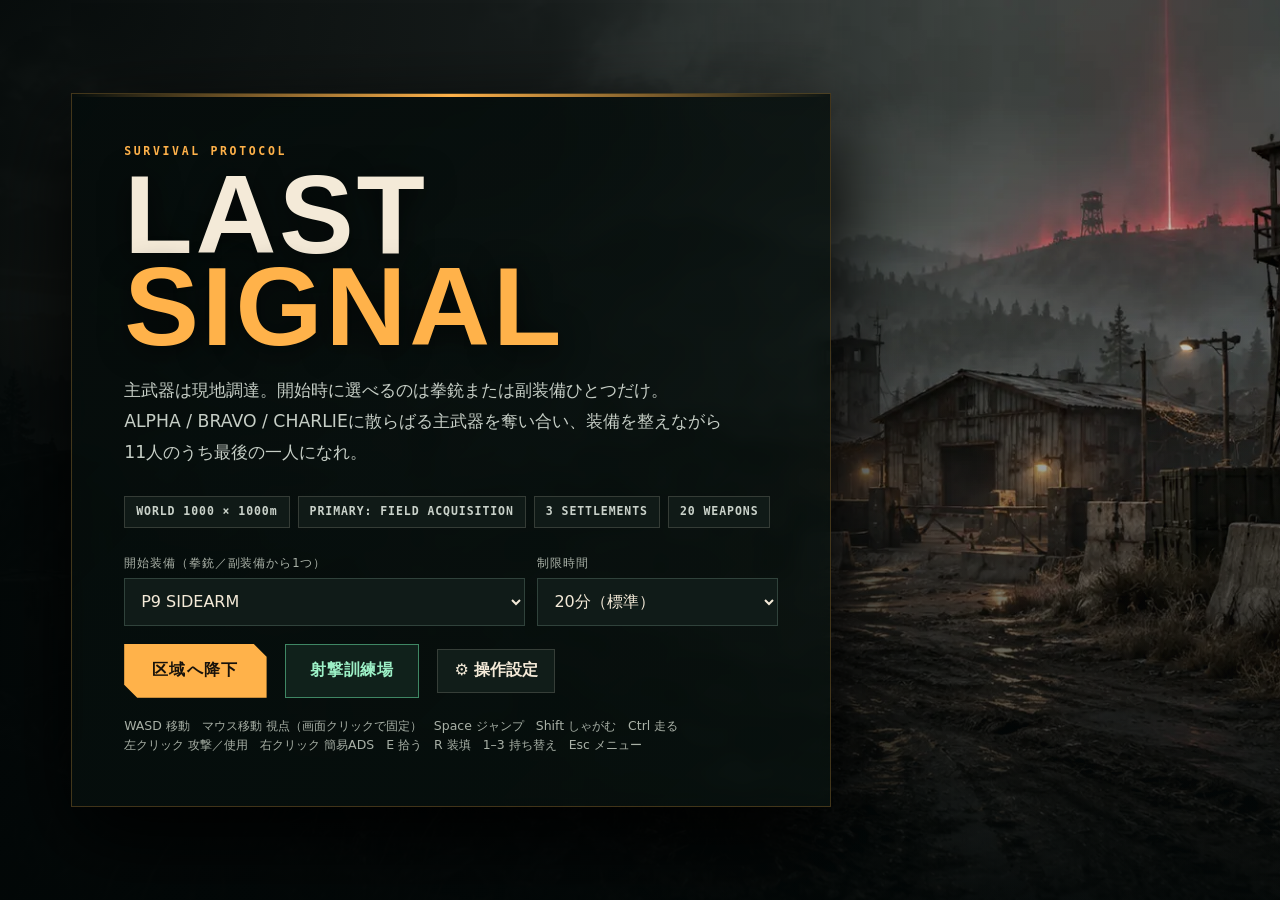
<file: index.html>
<!doctype html>
<html lang="ja">
<head>
<meta charset="utf-8">
<meta name="viewport" content="width=device-width,initial-scale=1,maximum-scale=1,user-scalable=no,viewport-fit=cover">
<meta name="theme-color" content="#0a100f">
<meta name="description" content="1000m四方の戦場で最後の一人を目指す、一人称視点サバイバルシューティング">
<title>LAST SIGNAL — COMPLETE EDITION</title>
<link rel="icon" type="image/svg+xml" href="data:image/svg+xml,%3Csvg xmlns='http://www.w3.org/2000/svg' viewBox='0 0 64 64'%3E%3Crect width='64' height='64' rx='12' fill='%230a100f'/%3E%3Ccircle cx='32' cy='32' r='17' fill='none' stroke='%23ffb24a' stroke-width='4'/%3E%3Cpath d='M32 8v16M32 40v16M8 32h16M40 32h16' stroke='%23f4ead8' stroke-width='4'/%3E%3Ccircle cx='32' cy='32' r='4' fill='%23ff5a47'/%3E%3C/svg%3E">
<link rel="stylesheet" href="source/styles/game.css">
</head>
<body>
<div id="bootSplash"><div class="bootMark">LAST <span>SIGNAL</span></div><div class="bootLine"><i></i></div><div class="bootCopy">TACTICAL SYSTEMS ONLINE</div></div>
<canvas id="game" class="screen" aria-label="3Dゲーム画面"></canvas><div id="vignette"></div>
<section id="start" class="overlay">
  <div class="menu">
    <div class="eyebrow">SURVIVAL PROTOCOL</div>
    <h1 class="title">LAST <span>SIGNAL</span></h1>
    <p class="lead">主武器は現地調達。開始時に選べるのは拳銃または副装備ひとつだけ。ALPHA / BRAVO / CHARLIEに散らばる主武器を奪い合い、装備を整えながら11人のうち最後の一人になれ。</p>
    <div class="specs"><div class="spec">WORLD 1000 × 1000m</div><div class="spec">PRIMARY: FIELD ACQUISITION</div><div class="spec">3 SETTLEMENTS</div><div class="spec">20 WEAPONS</div></div>
    <div class="loadout">
      <div class="field"><label for="sidearmSelect">開始装備（拳銃／副装備から1つ）</label><select id="sidearmSelect"></select></div>
      <div class="field"><label for="durationSelect">制限時間</label><select id="durationSelect"><option value="1200">20分（標準）</option><option value="900">15分</option><option value="600">10分</option><option value="180">3分（短期戦）</option></select></div>
    </div>
    <div class="startRow"><button id="startBtn" class="primary">区域へ降下</button><button id="trainingBtn" class="rangeBtn">射撃訓練場</button><button id="openSettingsStart" class="inputSettingsBtn">⚙ 操作設定</button><div class="controlsNote desktopOnly">WASD 移動　マウス移動 視点（画面クリックで固定）　Space ジャンプ　Shift しゃがむ　Ctrl 走る<br>左クリック 攻撃／使用　右クリック 簡易ADS　E 拾う　R 装填　1–3 持ち替え　Esc メニュー</div></div>
    
  </div>
</section>
<main id="hud" class="hidden" aria-live="polite">
  <canvas id="orientationHud" aria-hidden="true"></canvas>
  <div id="pickupSprites" aria-hidden="true"></div>
  <div id="viewWeapon" aria-hidden="true"><img id="viewWeaponImage" class="viewWeaponImage" alt=""><img id="viewWeaponImageAds" class="viewWeaponImage" alt=""></div>
  <div class="topbar"><div class="cluster"><div class="hudbox"><div class="hudlabel">TIME</div><div id="time" class="hudvalue">20:00</div></div><div class="hudbox"><div class="hudlabel">SURVIVORS</div><div id="alive" class="hudvalue">11</div></div></div><div id="signalBox" class="hudbox"><div class="hudlabel">SIGNAL</div><div id="signal" class="hudvalue">HIDDEN</div></div></div>
  <div id="minimapWrap"><canvas id="minimap" width="300" height="300"></canvas><div class="mapLabel">TACTICAL MAP</div><div id="mapCoords" class="mapCoords">X +000 · Z +000</div></div>
  <div id="feed"></div><div id="crosshair"></div><div id="prompt" class="hidden"></div><div id="borderWarning" class="hidden">WORLD BORDER</div>
  <div id="weaponHud"><div id="weaponName" class="weaponName"></div><div id="ammo" class="ammo"></div><div class="reloadbar"><i id="reloadFill"></i></div></div>
  <div id="health"><div class="healthText"><span>VITAL</span><span id="hpText">100</span></div><div class="healthRail"><div id="hpFill" class="healthFill"></div></div></div>
  <aside id="trainingPanel" class="trainingPanel hidden">
    <div class="trainingEyebrow">RANGE CONTROL</div>
    <select id="trainingWeaponSelect" aria-label="訓練用武器"></select>
    <div class="trainingButtons"><button id="trainingPrev" type="button">◀</button><button id="trainingNext" type="button">▶</button><button id="trainingReset" type="button">標的リセット</button></div>
    <div id="trainingStats" class="trainingStats">SHOTS 0 · HITS 0 · DOWN 0</div>
    <div id="trainingWeaponInfo" class="trainingWeaponInfo"></div>
    <div class="trainingHint desktopOnly">[ / ] 武器切替　T 標的リセット</div>
  </aside>
</main>
<div id="gunshotEdgeLeft" class="gunshotEdge" aria-hidden="true"></div><div id="gunshotEdgeRight" class="gunshotEdge" aria-hidden="true"></div>
<div id="damageFlash"></div><div id="muzzle"></div><div id="scopeOverlay" class="hidden"><div class="scopeRing"></div></div>
<section id="arsenal" class="overlay hidden"><div class="panel"><div class="panelHead"><h2>武器データ / フィールドで入手</h2><button id="closeArsenal" class="closeBtn">閉じる [Tab]</button></div><div id="weaponGrid" class="weaponGrid"></div></div></section>
<section id="pause" class="overlay hidden"><div class="menu"><div class="eyebrow">TACTICAL PAUSE</div><h2 class="title">PAUSE</h2><div class="keyGuide desktopOnly"><span><b>W A S D</b>移動</span><span><b>マウス</b>視点移動</span><span><b>SPACE</b>ジャンプ</span><span><b>SHIFT</b>しゃがむ</span><span><b>CTRL</b>走る</span><span><b>左クリック</b>攻撃／使用</span><span><b>右クリック</b>簡易ADS</span><span><b>E / R</b>拾う／装填</span><span><b>1–3 / ホイール</b>持ち替え</span><span><b>ESC</b>メニュー</span></div><div class="pauseActions"><button id="resumeBtn" class="primary">戦闘へ戻る</button><button id="openSettingsPause" class="inputSettingsBtn">⚙ 操作設定</button><button id="retireBtn" class="dangerBtn">リタイア</button></div></div></section>
<section id="settings" class="overlay hidden"><div class="panel"><div class="panelHead"><h2>操作設定 / INPUT LAB</h2><button id="closeSettings" class="closeBtn">閉じる</button></div><div class="settingsGrid">
<div class="settingsField"><label for="lookModeSelect">視点入力方式</label><select id="lookModeSelect"><option value="auto">自動判定</option><option value="pointerlock">PCマウス / Pointer Lock</option><option value="pointerevents">Android外付けマウス / Pointer Events</option><option value="touch">タッチ操作</option></select><div id="resolvedModeText" class="settingsHint"></div></div>
<div class="settingsField"><label for="touchUiSelect">タッチ操作UI</label><select id="touchUiSelect"><option value="auto">自動</option><option value="show">常に表示</option><option value="hide">非表示</option></select><div class="settingsHint">タッチ対応端末でも、外付けマウス中心なら非表示にできます。</div></div>
<div class="settingsField"><label>タッチADS追尾補助</label><div class="settingsCheck"><input id="touchAdsTracking" type="checkbox"><label for="touchAdsTracking">ADS中にクロスヘア付近の敵を追尾する</label></div><div class="settingsHint">タッチ操作限定。試合中に一度でもマウス／キーボード入力を検出すると、その試合終了まで自動で無効になります。</div></div>
<div class="settingsField"><label for="sensX">左右感度 <span id="sensXValue" class="rangeValue"></span></label><input id="sensX" type="range" min="40" max="220" step="5"></div>
<div class="settingsField"><label for="sensY">上下感度 <span id="sensYValue" class="rangeValue"></span></label><input id="sensY" type="range" min="40" max="220" step="5"></div>
<div class="settingsField"><label>Androidマウス：端旋回</label><div class="settingsCheck"><input id="edgeAssist" type="checkbox"><label for="edgeAssist">左右端で旋回を継続する</label></div><div class="settingsHint">Pointer Events使用時のみ有効。カーソルが画面端に届いても、その方向へ旋回を続けます。</div></div>
<div class="settingsField"><label for="edgeStart">端旋回の開始位置 <span id="edgeStartValue" class="rangeValue"></span></label><input id="edgeStart" type="range" min="80" max="97" step="1"><div class="settingsHint">値が大きいほど、画面の端ぎりぎりでだけ作動します。</div></div>
<div class="settingsField"><label for="edgeSpeed">端旋回速度 <span id="edgeSpeedValue" class="rangeValue"></span></label><input id="edgeSpeed" type="range" min="50" max="180" step="5"></div>
<div class="settingsField"><label>上下反転</label><div class="settingsCheck"><input id="invertY" type="checkbox"><label for="invertY">Y軸を反転する</label></div></div>
<div class="settingsField"><label>フルスクリーン</label><div class="settingsCheck"><input id="fullscreenEnabled" type="checkbox"><label for="fullscreenEnabled">ゲーム開始時に要求する</label></div></div>
</div>
<div class="inputTest"><div class="eyebrow">LIVE INPUT TEST</div><div class="inputTestGrid"><div class="testCell"><b>DEVICE</b><span id="testDevice">-</span></div><div class="testCell"><b>EVENT</b><span id="testEvent">-</span></div><div class="testCell"><b>LOCK</b><span id="testLock">OFF</span></div><div class="testCell"><b>ΔX</b><span id="testDX">0</span></div><div class="testCell"><b>ΔY</b><span id="testDY">0</span></div><div class="testCell"><b>MODE</b><span id="testMode">AUTO</span></div><div class="testCell"><b>EDGE</b><span id="testEdge">OFF</span></div></div><div class="settingsHint">ここでマウスを左右・上下に動かしてください。Android外付けマウスでは DEVICE が mouse、ΔX / ΔY が変化すれば入力を拾えています。</div></div>
<div class="settingsActions"><button id="saveSettings" class="primary">設定を保存</button><button id="resetSettings" class="closeBtn">初期値へ戻す</button></div><div id="settingsStatus" class="settingsStatus"></div></div></section>
<section id="developerLab" class="overlay hidden" aria-label="開発者モード"><div class="panel developerPanel"><div class="panelHead"><h2>DEVELOPER LAB / 開発者モード</h2><button id="closeDeveloperLab" type="button" class="closeBtn">タイトルへ戻る</button></div><div class="eyebrow">MATCH RESEARCH</div><p class="devNotice">この画面はタイトルからのみ開けます。AI連続試合ではプレイヤーが開始直後に退場し、AIのみの試合と学習を指定回数実行します。</p><div class="batchLabInner"><label for="batchMatchCount">AI連続試合数（1〜200）</label><div class="batchLabActions"><input id="batchMatchCount" type="number" min="1" max="200" step="1" value="20" inputmode="numeric"><button id="batchStartBtn" type="button" class="rangeBtn">AI連続試合を開始</button></div><div id="batchHint" class="settingsHint">実行中は試合ごとに学習結果が保存されます。途中停止は現在の試合終了後に反映されます。</div></div></div></section>
<section id="resolution" class="overlay hidden" aria-live="polite"><div class="menu" style="max-width:420px"><div class="eyebrow">LAST SIGNAL</div><h2 class="title" style="font-size:clamp(22px,4vw,34px)">区域内で戦闘継続中</h2><p style="font-size:13px;opacity:.8">区域内に残った生存者が戦闘を続けている。</p><div style="height:9px;border-radius:8px;background:#34434a;overflow:hidden;margin:18px 0 9px"><div id="resolutionProgress" style="height:100%;width:0%;background:#83bcb0;transition:width .1s linear"></div></div><div id="resolutionLabel" style="font-size:13px">0%</div><div id="batchProgressText" class="batchProgressText hidden"></div><button id="batchStopBtn" type="button" class="closeBtn hidden" style="margin-top:16px">今回の試合後に停止</button></div></section>
<section id="result" class="overlay hidden"><div class="menu"><div id="resultEyebrow" class="eyebrow"></div><h2 id="resultTitle" class="title"></h2><div id="resultRank" class="resultRank"></div><div id="resultSub" class="resultSub"></div><button id="restartBtn" class="primary">もう一度</button></div></section>
<dialog id="missionTransition" aria-labelledby="missionTransitionTitle">
  <div class="eyebrow">LAST SIGNAL</div>
  <h2 id="missionTransitionTitle"></h2>
  <progress aria-labelledby="missionTransitionTitle"></progress>
</dialog>
<div id="mobileControls"><div id="stick" class="stickZone"><div id="knob" class="stickKnob"></div></div><button id="touchFire" class="touchBtn fireBtn">USE</button><button id="touchJump" class="touchBtn jumpBtn">JUMP</button><button id="touchCrouch" class="touchBtn crouchBtn" type="button" aria-label="しゃがむ／立つ" aria-pressed="false">CROUCH</button><button id="touchReload" class="touchBtn reloadBtn">RELOAD</button><button id="touchSwap" class="touchBtn swapBtn">SWAP</button><button id="touchScope" class="touchBtn scopeBtn">AIM</button><button id="touchAssistToggle" class="touchBtn assistToggleBtn" type="button" aria-label="ADS照準補助を一時解除" aria-pressed="false">補助 OFF</button><button id="touchAction" class="touchBtn actionBtn">ACTION</button><button id="touchMenu" class="touchBtn menuBtn">MENU</button></div>
<script src="source/scripts/config.js"></script>
<script src="source/scripts/data.js"></script>
<script src="source/scripts/audio.js"></script>
<script src="source/scripts/movement-audit.js"></script>
<script src="source/scripts/learning.js"></script>
<script src="source/scripts/shared-learning.js"></script>
<script src="source/scripts/game.js"></script>
</body></html>
</file>
<file: source/styles/game.css>
:root{--ink:#f4ead8;--muted:#a9b1a7;--amber:#ffb24a;--red:#ff5a47;--green:#61d19a;--panel:rgba(8,15,14,.86);--line:rgba(244,234,216,.16)}
*{box-sizing:border-box}html,body{margin:0;width:100%;height:100%;overflow:hidden;background:#07100f;color:var(--ink);font-family:system-ui,-apple-system,"Noto Sans JP",sans-serif;touch-action:none;-webkit-user-select:none;user-select:none}
button,select,input{font:inherit}button{color:inherit}.screen{position:fixed;inset:0}
#game{width:100%;height:100%;display:block;background:linear-gradient(#71817a 0 52%,#34413b 52%);cursor:none;z-index:0}#orientationHud{position:absolute;inset:0;width:100%;height:100%;pointer-events:none;z-index:0}
#vignette{position:fixed;inset:0;z-index:3;pointer-events:none;background:radial-gradient(circle,transparent 48%,rgba(0,0,0,.55) 110%)}
.overlay{position:fixed;inset:0;z-index:20;display:grid;place-items:center;padding:20px;background:radial-gradient(circle at 50% 35%,rgba(41,63,55,.82),rgba(4,9,9,.97) 72%);overflow:auto}
.hidden{display:none!important}.menu{width:min(920px,100%);border:1px solid var(--line);background:rgba(7,14,13,.88);box-shadow:0 30px 80px #000;padding:clamp(22px,5vw,52px);position:relative;overflow:hidden}
.menu:before{content:"";position:absolute;inset:0 0 auto;height:3px;background:linear-gradient(90deg,transparent,var(--amber),transparent)}
.eyebrow{font:700 .72rem/1 monospace;letter-spacing:.23em;color:var(--amber);margin-bottom:12px}.title{font:900 clamp(2.9rem,10vw,7rem)/.82 Impact,Haettenschweiler,"Arial Narrow Bold",sans-serif;letter-spacing:.025em;margin:0}.title span{color:var(--amber)}
.lead{max-width:600px;color:#c6cec6;font-size:clamp(.92rem,2.3vw,1.08rem);line-height:1.8;margin:22px 0 28px}
.specs{display:flex;flex-wrap:wrap;gap:8px;margin-bottom:28px}.spec{font:700 .72rem/1 monospace;letter-spacing:.08em;border:1px solid var(--line);padding:9px 11px;color:#cad2ca;background:#101a17}
.loadout{display:grid;grid-template-columns:1.25fr .75fr;gap:12px;margin-bottom:18px}.field label{display:block;font-size:.72rem;color:var(--muted);margin:0 0 7px;letter-spacing:.08em}.field select{width:100%;height:48px;color:var(--ink);background:#101b18;border:1px solid #30423b;border-radius:0;padding:0 12px;outline:none}.field select:focus{border-color:var(--amber)}
.startRow{display:flex;align-items:center;gap:18px;flex-wrap:wrap}.primary{height:54px;border:0;background:var(--amber);color:#17120b;font-weight:900;padding:0 28px;letter-spacing:.08em;cursor:pointer}.primary:active{transform:translateY(1px)}.controlsNote{font-size:.78rem;color:var(--muted);line-height:1.55}
#hud{position:fixed;inset:0;z-index:5;pointer-events:none;padding:calc(env(safe-area-inset-top) + 12px) calc(env(safe-area-inset-right) + 14px) calc(env(safe-area-inset-bottom) + 14px) calc(env(safe-area-inset-left) + 14px)}
.topbar{display:flex;justify-content:space-between;align-items:flex-start}.cluster{display:flex;gap:8px}.hudbox{background:var(--panel);border-top:2px solid var(--amber);padding:8px 12px;min-width:88px;box-shadow:0 8px 24px rgba(0,0,0,.25)}.hudlabel{font:700 .62rem/1 monospace;letter-spacing:.12em;color:var(--muted);margin-bottom:4px}.hudvalue{font:800 1.15rem/1.1 monospace}.danger{color:var(--red)!important}.signal{color:var(--amber)!important}
#minimapWrap{position:absolute;right:calc(env(safe-area-inset-right) + 14px);top:calc(env(safe-area-inset-top) + 86px);width:min(164px,35vw);aspect-ratio:1;border:1px solid var(--line);background:rgba(5,10,10,.8);padding:5px;overflow:hidden}#minimap{display:block;width:100%;height:100%}.mapLabel{position:absolute;left:9px;top:8px;font:700 .55rem monospace;color:#cbd4cc;letter-spacing:.1em}.mapCoords{position:absolute;left:8px;right:8px;bottom:7px;padding:3px 2px;background:rgba(4,9,8,.72);font:700 .48rem/1 monospace;color:#ffcf89;text-align:center;white-space:nowrap}
#weaponHud{position:absolute;left:50%;bottom:calc(env(safe-area-inset-bottom) + 16px);transform:translateX(-50%);text-align:center;min-width:280px}.weaponName{font:800 .88rem/1 monospace;letter-spacing:.1em;text-shadow:0 2px 6px #000}.ammo{font:900 clamp(1.5rem,5vw,2.5rem)/1 monospace;margin-top:5px;text-shadow:0 3px 8px #000}.ammo small{font-size:.48em;color:var(--muted)}.reloadbar{height:3px;background:rgba(255,255,255,.15);margin:7px auto 0;width:190px}.reloadbar i{display:block;height:100%;width:0;background:var(--amber)}
#health{position:absolute;left:calc(env(safe-area-inset-left) + 14px);bottom:calc(env(safe-area-inset-bottom) + 17px);width:min(260px,38vw)}.healthText{display:flex;justify-content:space-between;font:800 .7rem monospace;margin-bottom:6px}.healthRail{height:8px;background:rgba(255,255,255,.13)}.healthFill{height:100%;background:var(--green);width:100%;transition:width .15s}
#crosshair{position:absolute;left:50%;top:50%;width:28px;height:28px;transform:translate(-50%,-50%);transition:transform .05s,opacity .12s}#crosshair.aiming{opacity:.86}#crosshair:before,#crosshair:after{content:"";position:absolute;background:rgba(255,245,226,.9);box-shadow:0 0 4px #000}#crosshair:before{left:13px;top:3px;width:2px;height:22px}#crosshair:after{left:3px;top:13px;width:22px;height:2px}#crosshair.hit:before,#crosshair.hit:after{background:var(--red);transform:rotate(45deg)}
#feed{position:absolute;left:calc(env(safe-area-inset-left) + 14px);top:calc(env(safe-area-inset-top) + 83px);display:flex;flex-direction:column;gap:5px;max-width:min(360px,65vw)}.feedItem{background:rgba(5,9,8,.72);border-left:2px solid var(--amber);padding:7px 10px;font-size:.73rem;animation:feedin .2s ease}@keyframes feedin{from{opacity:0;transform:translateX(-8px)}}
#prompt{position:absolute;left:50%;bottom:27%;transform:translateX(-50%);background:rgba(5,9,8,.82);border:1px solid var(--line);padding:9px 13px;font-size:.77rem;letter-spacing:.05em}
#damageFlash{position:fixed;inset:0;z-index:8;pointer-events:none;background:radial-gradient(circle,transparent 38%,rgba(218,34,28,.76));opacity:0;transition:opacity .22s}
#muzzle{position:fixed;left:50%;bottom:10%;width:120px;height:120px;transform:translateX(-50%);pointer-events:none;opacity:0;background:radial-gradient(circle,#fff 0,#ffbf4b 8%,rgba(255,94,23,.6) 22%,transparent 62%)}
#scopeOverlay{position:fixed;inset:0;z-index:7;pointer-events:none;background:radial-gradient(circle at center,transparent 0 32vmin,rgba(2,5,5,.96) 32.5vmin);border:0}#scopeOverlay:before,#scopeOverlay:after{content:"";position:absolute;left:50%;top:50%;background:rgba(255,255,255,.55);transform:translate(-50%,-50%)}#scopeOverlay:before{width:64vmin;height:1px}#scopeOverlay:after{width:1px;height:64vmin}.scopeRing{position:absolute;left:50%;top:50%;width:64vmin;height:64vmin;border:2px solid rgba(255,255,255,.38);border-radius:50%;transform:translate(-50%,-50%);box-shadow:inset 0 0 45px rgba(0,0,0,.45)}
#borderWarning{position:absolute;left:50%;top:18%;transform:translateX(-50%);color:#ff7061;font:900 .82rem monospace;letter-spacing:.12em;text-shadow:0 2px 8px #000}
.panel{width:min(980px,100%);max-height:90vh;overflow:auto;background:#08110f;border:1px solid var(--line);padding:24px}.panelHead{display:flex;align-items:center;justify-content:space-between;gap:14px;margin-bottom:18px}.panel h2{margin:0;font-size:1.25rem;letter-spacing:.08em}.closeBtn{border:1px solid var(--line);background:#111d19;padding:8px 12px;cursor:pointer}.weaponGrid{display:grid;grid-template-columns:repeat(auto-fill,minmax(210px,1fr));gap:8px}.weaponCard{border:1px solid var(--line);background:#0f1916;padding:12px;cursor:pointer}.weaponCard:hover,.weaponCard.active{border-color:var(--amber);background:#17221e}.weaponCard h3{font-size:.86rem;margin:0 0 8px}.stats{display:grid;grid-template-columns:1fr 1fr;gap:5px;font:700 .65rem monospace;color:var(--muted)}.stats b{color:var(--ink)}
.resultRank{font:900 clamp(4rem,20vw,10rem)/.8 Impact,sans-serif;color:var(--amber);margin:20px 0}.resultSub{color:var(--muted);margin-bottom:25px}.pauseActions{display:flex;gap:10px;flex-wrap:wrap;margin-top:24px}.dangerBtn{height:54px;border:1px solid rgba(255,90,71,.6);background:#321815;color:#ff9b8f;font-weight:900;padding:0 24px;cursor:pointer}.keyGuide{display:grid;grid-template-columns:repeat(2,minmax(0,1fr));gap:8px 18px;margin-top:22px;color:var(--muted);font-size:.78rem}.keyGuide b{display:inline-block;min-width:94px;color:var(--ink);font:800 .72rem monospace}
#mobileControls.gameOn{display:block}#mobileControls{display:none;position:fixed;inset:0;z-index:10;pointer-events:none}.stickZone{position:absolute;left:18px;bottom:20px;width:132px;height:132px;border:1px solid rgba(255,255,255,.18);border-radius:50%;background:rgba(0,0,0,.18);pointer-events:auto;touch-action:none;-webkit-user-select:none;user-select:none}.stickKnob{position:absolute;left:43px;top:43px;width:46px;height:46px;border-radius:50%;background:rgba(255,178,74,.55);pointer-events:none}.touchBtn{position:absolute;border:1px solid rgba(255,255,255,.22);background:rgba(8,15,14,.62);color:#fff;border-radius:50%;font-weight:900;pointer-events:auto;touch-action:none;-webkit-user-select:none;user-select:none;-webkit-tap-highlight-color:transparent}.fireBtn{right:24px;bottom:28px;width:88px;height:88px;border-color:rgba(255,90,71,.6)}.jumpBtn{right:122px;bottom:40px;width:58px;height:58px;font-size:.62rem}.reloadBtn{right:116px;bottom:118px;width:58px;height:58px;font-size:.66rem}.swapBtn{right:30px;bottom:130px;width:66px;height:66px;font-size:.66rem}.scopeBtn{right:28px;bottom:212px;width:58px;height:58px;font-size:.56rem}.scopeBtn.active{border-color:var(--amber);color:var(--amber)}.crouchBtn{right:194px;bottom:38px;width:62px;height:62px;font-size:.52rem}.crouchBtn.active{border-color:#a7d7a2;background:rgba(34,70,44,.88);color:#d9ffd2}.menuBtn{left:50%;top:calc(env(safe-area-inset-top) + 12px);transform:translateX(-50%);width:56px;height:38px;border-radius:7px;font-size:.58rem}.actionBtn{left:50%;bottom:calc(env(safe-area-inset-bottom) + 34px);transform:translateX(-50%);min-width:108px;height:46px;border-radius:12px;padding:0 16px;font-size:.72rem;letter-spacing:.08em;border-color:rgba(255,178,74,.68);background:rgba(15,24,20,.82);display:none}.actionBtn.show{display:block}

.inputSettingsBtn{height:44px;border:1px solid var(--line);background:#111d19;color:var(--ink);font-weight:800;padding:0 16px;cursor:pointer}.inputSettingsBtn:hover{border-color:var(--amber)}
.settingsGrid{display:grid;grid-template-columns:repeat(2,minmax(0,1fr));gap:14px}.settingsField{border:1px solid var(--line);background:#0f1916;padding:12px}.settingsField label{display:block;font-size:.7rem;color:var(--muted);margin-bottom:8px;letter-spacing:.06em}.settingsField select,.settingsField input[type=range]{width:100%}.settingsField select{height:42px;background:#101b18;color:var(--ink);border:1px solid #30423b;padding:0 10px}.settingsCheck{display:flex;align-items:center;gap:9px;min-height:42px}.settingsHint{font-size:.73rem;color:var(--muted);line-height:1.6;margin-top:12px}.inputTest{margin-top:16px;border:1px solid var(--line);background:#09110f;padding:14px}.inputTestGrid{display:grid;grid-template-columns:repeat(3,minmax(0,1fr));gap:8px}.testCell{background:#111a17;padding:9px;border-top:2px solid #34483f}.testCell b{display:block;font:800 .72rem monospace;color:var(--amber);margin-bottom:5px}.testCell span{font:700 .78rem monospace}.settingsActions{display:flex;gap:10px;flex-wrap:wrap;margin-top:18px}.settingsStatus{font-size:.72rem;color:#9fd8bd;margin-top:10px}.rangeValue{float:right;color:var(--ink);font:700 .7rem monospace}@media(max-width:700px){.settingsGrid{grid-template-columns:1fr}.inputTestGrid{grid-template-columns:1fr 1fr}}
@media(pointer:coarse),(max-width:700px){#mobileControls.gameOn{display:block}.loadout{grid-template-columns:1fr}.menu{padding:24px}.title{font-size:clamp(3rem,18vw,5.6rem)}#weaponHud{bottom:calc(env(safe-area-inset-bottom) + 126px)}#health{bottom:calc(env(safe-area-inset-bottom) + 155px);width:135px}#minimapWrap{width:132px}.desktopOnly{display:none}.hudbox{min-width:72px;padding:7px 9px}.hudvalue{font-size:.95rem}.actionBtn{bottom:calc(env(safe-area-inset-bottom) + 114px)}#prompt{left:calc(env(safe-area-inset-left) + 14px);right:calc(env(safe-area-inset-right) + 150px);top:calc(env(safe-area-inset-top) + 148px);bottom:auto;transform:none;font-size:.72rem;line-height:1.45;padding:8px 10px;white-space:normal;max-width:none;min-height:0}}

/* Visual pass: cinematic low-poly survival presentation */
body:after{content:"";position:fixed;inset:0;z-index:4;pointer-events:none;opacity:.07;background:repeating-linear-gradient(0deg,transparent 0 3px,rgba(255,255,255,.12) 4px);mix-blend-mode:overlay}
#game{filter:saturate(.82) contrast(1.08);image-rendering:auto}
#start{isolation:isolate;background:#07100f}
#start:before{content:"";position:absolute;inset:0;z-index:-2;background:url('../assets/title-background.webp') center/cover no-repeat;filter:saturate(.72) contrast(1.08)}
#start:after{content:"";position:absolute;inset:0;z-index:-1;background:linear-gradient(90deg,rgba(3,8,8,.96) 0%,rgba(3,8,8,.78) 43%,rgba(3,8,8,.22) 78%),linear-gradient(0deg,rgba(3,8,8,.88),transparent 65%)}
#start .menu{margin-right:auto;margin-left:max(0px,4vw);max-width:760px;background:linear-gradient(135deg,rgba(5,12,11,.94),rgba(8,18,15,.76));backdrop-filter:blur(8px);border-color:rgba(255,178,74,.24)}
.title{text-shadow:0 4px 30px rgba(0,0,0,.7)}
.primary{clip-path:polygon(0 0,calc(100% - 13px) 0,100% 13px,100% 100%,13px 100%,0 calc(100% - 13px));box-shadow:0 8px 26px rgba(255,178,74,.16)}
.hudbox,#minimapWrap,#weaponHud .reloadbar,#prompt{backdrop-filter:blur(5px)}
.hudbox{background:linear-gradient(135deg,rgba(8,15,14,.9),rgba(17,28,24,.72));border-right:1px solid rgba(255,255,255,.06)}
#minimapWrap{box-shadow:0 12px 36px rgba(0,0,0,.34),inset 0 0 30px rgba(97,209,154,.04);border-top:2px solid var(--amber)}
#crosshair:before,#crosshair:after{clip-path:polygon(0 0,100% 0,100% 38%,62% 38%,62% 100%,38% 100%,38% 38%,0 38%)}
#health .healthRail{box-shadow:0 0 0 1px rgba(255,255,255,.08),0 8px 22px rgba(0,0,0,.3)}
.healthFill{background:linear-gradient(90deg,#3ba671,#70e0a8);box-shadow:0 0 12px rgba(97,209,154,.32)}
#weaponHud{padding:10px 20px;background:linear-gradient(90deg,transparent,rgba(5,10,9,.5),transparent)}
#muzzle{mix-blend-mode:screen;filter:blur(1px)}
#damageFlash{mix-blend-mode:screen}
.weaponCard{position:relative;overflow:hidden;transition:border-color .16s,transform .16s,background .16s}.weaponCard:before{content:"";position:absolute;inset:0 auto 0 0;width:3px;background:currentColor;opacity:.45}.weaponCard:hover{transform:translateY(-2px)}

#bootSplash{position:fixed;inset:0;z-index:1000;display:grid;place-content:center;gap:18px;background:#050b0a;transition:opacity .45s ease;pointer-events:none}
#bootSplash.ready{opacity:0}
.bootMark{font:900 clamp(2.8rem,11vw,7rem)/.8 Impact,Haettenschweiler,"Arial Narrow Bold",sans-serif;letter-spacing:.03em}.bootMark span{color:var(--amber)}
.bootLine{height:2px;background:#18231f;overflow:hidden}.bootLine i{display:block;height:100%;width:45%;background:var(--amber);animation:bootScan .75s ease-in-out both}
.bootCopy{text-align:center;color:var(--muted);font:700 .62rem/1 monospace;letter-spacing:.25em}
@keyframes bootScan{from{transform:translateX(-120%)}to{transform:translateX(225%)}}
@media(max-width:700px){#start:after{background:linear-gradient(0deg,rgba(3,8,8,.96) 0%,rgba(3,8,8,.7) 72%,rgba(3,8,8,.35))}#start .menu{margin:auto;background:rgba(5,12,11,.87)}body:after{opacity:.045}}
@media(prefers-reduced-motion:reduce){*{animation-duration:.01ms!important;transition-duration:.01ms!important}}

/* Touch HUD safe zones: keep the sight line and tactical map unobstructed. */
@media(pointer:coarse),(max-width:700px){
 #weaponHud{bottom:calc(env(safe-area-inset-bottom) + 5px);min-width:230px;padding:5px 12px}
 #weaponHud .weaponName{font-size:.7rem}
 #weaponHud .ammo{font-size:1.35rem;margin-top:3px}
 #weaponHud.utilityHud .ammo{font-size:1rem;letter-spacing:.12em}
 #weaponHud .reloadbar{width:145px;margin-top:5px}
 .actionBtn{bottom:calc(env(safe-area-inset-bottom) + 68px);min-width:132px;max-width:270px;height:42px;padding:0 14px;white-space:nowrap;overflow:hidden;text-overflow:ellipsis}
}

/* Phones report a very short CSS viewport in landscape. Build a compact
   two-row control deck below the map instead of stacking controls upward. */
@media (pointer:coarse) and (max-height:500px), (max-width:700px) and (max-height:500px){
 #minimapWrap{top:calc(env(safe-area-inset-top) + 72px);width:116px}
 .stickZone{left:14px;bottom:12px;width:114px;height:114px}
 .stickKnob{left:34px;top:34px}
 #health{bottom:calc(env(safe-area-inset-bottom) + 132px);width:120px}
 .fireBtn{right:14px;bottom:12px;width:74px;height:74px}
 .jumpBtn{right:96px;bottom:18px;width:50px;height:50px}
 .reloadBtn{right:84px;bottom:84px;width:50px;height:50px;font-size:.58rem}
 .swapBtn{right:18px;bottom:90px;width:54px;height:54px;font-size:.58rem}
 .scopeBtn{right:146px;bottom:86px;width:50px;height:50px;font-size:.52rem}
 .crouchBtn{right:146px;bottom:145px;width:50px;height:50px;font-size:.46rem}
 .menuBtn{top:calc(env(safe-area-inset-top) + 8px);height:34px}
 .actionBtn{bottom:calc(env(safe-area-inset-bottom) + 66px);height:40px;font-size:.64rem}
 #weaponHud{bottom:calc(env(safe-area-inset-bottom) + 3px);padding:3px 10px}
 #weaponHud .weaponName{font-size:.62rem}
 #weaponHud .ammo{font-size:1.15rem}
 #weaponHud.utilityHud .ammo{font-size:.86rem}
 #weaponHud .reloadbar{width:130px;margin-top:3px}
}

/* 2.5D weapon sprites: fixed view model, world pickups, and arsenal previews */
#viewWeapon{position:absolute;inset:0;z-index:1;overflow:hidden;pointer-events:none;opacity:1;transition:opacity .1s ease}#viewWeapon.aiming .viewWeaponImage{filter:drop-shadow(0 20px 20px rgba(0,0,0,.62)) drop-shadow(0 2px 3px rgba(255,226,181,.16))}
#viewWeapon.scoped,#viewWeapon.empty{opacity:0}
.viewWeaponImage{position:absolute;right:0;bottom:-1.2vh;width:min(44vw,570px);max-height:53vh;height:auto;object-fit:contain;transform-origin:78% 82%;will-change:transform,opacity;filter:drop-shadow(0 18px 18px rgba(0,0,0,.58)) drop-shadow(0 2px 2px rgba(255,226,181,.12));user-select:none;-webkit-user-drag:none;transition:opacity .08s linear,filter .12s ease}
#viewWeaponImageAds{display:none;right:clamp(88px,14vw,212px);bottom:1.4vh;width:min(30vw,430px);max-height:44vh;transform-origin:50% 94%;opacity:0}
#viewWeapon.has-ads #viewWeaponImageAds{display:block}
#viewWeapon[data-family="sniper"] .viewWeaponImage{width:min(40vw,540px);max-height:50vh;right:1.2vw;bottom:-.6vh}
#viewWeapon[data-family="pistol"] .viewWeaponImage,#viewWeapon[data-family="revolver"] .viewWeaponImage,#viewWeapon[data-family="machinepistol"] .viewWeaponImage{width:min(31vw,390px);right:2vw;bottom:-.4vh}
#viewWeapon[data-family="pistol"] #viewWeaponImageAds,#viewWeapon[data-family="revolver"] #viewWeaponImageAds,#viewWeapon[data-family="machinepistol"] #viewWeaponImageAds{width:min(20vw,248px);max-height:29vh;right:clamp(110px,18vw,252px);bottom:2.1vh}
#viewWeapon[data-family="smg"] #viewWeaponImageAds{width:min(24vw,320px);max-height:35vh;right:clamp(102px,16vw,240px);bottom:1.9vh}
#viewWeapon[data-family="rifle"] #viewWeaponImageAds{width:min(29vw,410px);max-height:42vh;right:clamp(92px,15vw,218px);bottom:1.6vh}
#viewWeapon[data-family="dmr"] #viewWeaponImageAds,#viewWeapon[data-family="rail"] #viewWeaponImageAds{width:min(28vw,390px);max-height:40vh;right:clamp(86px,14vw,204px);bottom:1.5vh}
#viewWeapon[data-family="shotgun"] #viewWeaponImageAds{width:min(31vw,425px);max-height:44vh;right:clamp(84px,13vw,195px);bottom:1.3vh}
#viewWeapon[data-family="lmg"] #viewWeaponImageAds{width:min(30vw,410px);max-height:42vh;right:clamp(82px,12vw,190px);bottom:1.1vh}
#viewWeapon[data-family="crossbow"] #viewWeaponImageAds{width:min(37vw,560px);max-height:47vh;right:clamp(38px,7vw,112px);bottom:1.6vh}
#viewWeapon[data-family="flame"] #viewWeaponImageAds{width:min(27vw,360px);max-height:38vh;right:clamp(98px,16vw,236px);bottom:1.9vh}
#viewWeapon[data-family="knife"] .viewWeaponImage{width:min(35vw,460px);right:3vw;bottom:-1vh}
#viewWeapon[data-family="mine"] .viewWeaponImage,#viewWeapon[data-family="wire"] .viewWeaponImage,#viewWeapon[data-family="bear"] .viewWeaponImage{width:min(37vw,480px);right:3vw}

#pickupSprites{position:absolute;inset:0;z-index:0;overflow:hidden;pointer-events:none}
.pickupSprite{position:absolute;left:0;top:0;display:none;place-items:center;transform:translate(-50%,-50%);will-change:transform,opacity;filter:drop-shadow(0 8px 8px rgba(0,0,0,.74));opacity:.94}
.pickupSprite.visible{display:grid}
.pickupSprite img{display:block;width:100%;height:100%;object-fit:contain;user-select:none;-webkit-user-drag:none}
.pickupSprite.near:after{content:attr(data-label);position:absolute;left:50%;top:calc(100% - 4px);transform:translateX(-50%);padding:3px 6px;background:rgba(5,10,9,.82);border-left:2px solid var(--amber);color:#ffe0a8;font:800 .52rem/1 monospace;letter-spacing:.04em;white-space:nowrap;text-shadow:0 1px 2px #000}

.arsenalWeapon{display:block;width:100%;height:92px;object-fit:contain;margin:-4px 0 6px;filter:drop-shadow(0 8px 7px rgba(0,0,0,.55));background:radial-gradient(ellipse,rgba(255,178,74,.08),transparent 68%)}
.weaponCard{min-height:205px}.weaponCard h3{border-top:1px solid rgba(255,255,255,.06);padding-top:8px}
.topbar,#minimapWrap,#weaponHud,#health,#crosshair,#feed,#prompt,#borderWarning{z-index:5}.topbar{position:relative}

@media(max-width:700px){.viewWeaponImage{width:min(52vw,460px);max-height:47vh;right:0;bottom:7.6vh}#viewWeaponImageAds{width:min(33vw,255px);max-height:29vh;right:24vw;bottom:9.2vh}#viewWeapon[data-family="sniper"] .viewWeaponImage{width:min(37vw,320px);max-height:40vh;right:1vw;bottom:7.8vh}#viewWeapon[data-family="pistol"] .viewWeaponImage,#viewWeapon[data-family="revolver"] .viewWeaponImage,#viewWeapon[data-family="machinepistol"] .viewWeaponImage{width:min(40vw,340px);right:1vw;bottom:8.2vh}#viewWeapon[data-family="pistol"] #viewWeaponImageAds,#viewWeapon[data-family="revolver"] #viewWeaponImageAds,#viewWeapon[data-family="machinepistol"] #viewWeaponImageAds{width:min(24vw,185px);max-height:22vh;right:26vw;bottom:10.2vh}#viewWeapon[data-family="smg"] #viewWeaponImageAds{width:min(28vw,220px);max-height:25vh;right:24vw;bottom:9.8vh}#viewWeapon[data-family="rifle"] #viewWeaponImageAds,#viewWeapon[data-family="dmr"] #viewWeaponImageAds,#viewWeapon[data-family="rail"] #viewWeaponImageAds{width:min(32vw,260px);max-height:28vh;right:22vw;bottom:9.6vh}#viewWeapon[data-family="shotgun"] #viewWeaponImageAds{width:min(33vw,270px);max-height:29vh;right:21vw;bottom:9.4vh}#viewWeapon[data-family="lmg"] #viewWeaponImageAds{width:min(32vw,255px);max-height:28vh;right:21vw;bottom:9.2vh}#viewWeapon[data-family="crossbow"] #viewWeaponImageAds{width:min(41vw,330px);max-height:33vh;right:13vw;bottom:9.4vh}#viewWeapon[data-family="flame"] #viewWeaponImageAds{width:min(30vw,230px);max-height:25vh;right:24vw;bottom:10vh}#viewWeapon[data-family="knife"] .viewWeaponImage{width:min(46vw,400px);bottom:8vh}.arsenalWeapon{height:78px}}

/* v1.5.0 — shooting range controls */
.rangeBtn{height:54px;border:1px solid rgba(97,209,154,.58);background:#10211b;color:#9cf0c6;font-weight:900;padding:0 24px;letter-spacing:.06em;cursor:pointer}.rangeBtn:hover{border-color:#9cf0c6;background:#173126}.rangeBtn:active{transform:translateY(1px)}
.trainingPanel{position:absolute;right:calc(env(safe-area-inset-right) + 14px);top:calc(env(safe-area-inset-top) + 86px);width:min(280px,42vw);padding:12px;background:rgba(6,13,11,.9);border:1px solid var(--line);border-top:2px solid var(--green);box-shadow:0 12px 36px rgba(0,0,0,.32);backdrop-filter:blur(5px);pointer-events:auto;z-index:6}
.trainingEyebrow{font:800 .6rem/1 monospace;letter-spacing:.16em;color:#8fe3b8;margin-bottom:8px}.trainingPanel select{width:100%;height:38px;background:#101b18;color:var(--ink);border:1px solid #30423b;padding:0 8px;outline:none}.trainingPanel select:focus{border-color:var(--green)}
.trainingButtons{display:grid;grid-template-columns:42px 42px 1fr;gap:6px;margin-top:7px}.trainingButtons button{height:34px;border:1px solid var(--line);background:#14211d;color:var(--ink);font:800 .66rem monospace;cursor:pointer}.trainingButtons button:hover{border-color:var(--green)}
.trainingStats{margin-top:9px;padding-top:8px;border-top:1px solid var(--line);font:800 .66rem/1.4 monospace;color:#d7e4db}.trainingWeaponInfo{margin-top:5px;font:700 .62rem/1.45 monospace;color:var(--muted)}.trainingHint{margin-top:7px;font:700 .58rem/1.4 monospace;color:#8ca095}
@media(max-width:700px){.trainingPanel{top:calc(env(safe-area-inset-top) + 72px);right:calc(env(safe-area-inset-right) + 10px);width:min(230px,58vw);padding:9px}.trainingPanel select{height:34px}.trainingButtons{grid-template-columns:38px 38px 1fr}.trainingButtons button{height:31px;font-size:.58rem}.trainingStats{font-size:.58rem}.trainingWeaponInfo{font-size:.55rem}}

/* v1.6.0 — simplified ADS */
/* v1.6.13 — ADS cleanup: single high-quality view sprite */
#crosshair.aiming:before,#crosshair.aiming:after{box-shadow:0 0 5px rgba(0,0,0,.9)}

/* v2.3.2: ADS-only temporary touch tracking override. */
.assistToggleBtn{right:94px;bottom:216px;width:74px;height:44px;border-radius:10px;font-size:.65rem;display:none;background:rgba(8,15,14,.83);border-color:rgba(255,178,74,.65)}
.assistToggleBtn.visible{display:block}
.assistToggleBtn.suspended{color:#ffdfac;border-color:#ffb24a;background:rgba(75,35,18,.86)}
@media (max-height:540px){.assistToggleBtn{right:202px;bottom:89px;width:71px;height:42px}}

/* v2.4.5: optional match chaining, nested away from the normal start menu. */
.batchLabInner{padding-top:12px;display:grid;gap:9px;font-size:13px}
.batchLabInner p{margin:0;line-height:1.6;opacity:.8}
.batchLabActions{display:flex;gap:10px;align-items:center;flex-wrap:wrap}
.batchLabActions input{width:95px;max-width:45vw;padding:10px;border-radius:7px;border:1px solid #77817b;background:#111c1c;color:#fff;font:inherit}
.batchProgressText{margin-top:12px;font-size:13px;opacity:.85}

/* v2.4.7: map instruments outside the plotting surface, not on top of player marker. */
#minimapWrap{aspect-ratio:auto;overflow:visible;padding:4px;}
#minimap{width:100%;height:auto;aspect-ratio:1;}
#minimapWrap .mapLabel{left:-1px;right:-1px;top:-22px;height:21px;padding:5px 6px 3px;border:1px solid var(--line);border-bottom:0;background:rgba(5,10,10,.91);font-size:.51rem;line-height:1;white-space:nowrap;letter-spacing:.01em;}
#minimapWrap .mapCoords{left:-1px;right:-1px;bottom:-22px;height:21px;padding:4px 2px;border:1px solid var(--line);border-top:0;background:rgba(5,10,10,.91);font-size:.48rem;line-height:1.1;}
/* The flash says 'a shot was heard', not where the shooter is on the map. */
.gunshotEdge{position:fixed;top:7%;bottom:7%;width:clamp(18px,4.5vw,55px);pointer-events:none;z-index:9;opacity:0;}
#gunshotEdgeLeft{left:0;background:linear-gradient(90deg,rgba(255,178,74,.75),rgba(255,178,74,0));}
#gunshotEdgeRight{right:0;background:linear-gradient(270deg,rgba(255,178,74,.75),rgba(255,178,74,0));}
.gunshotEdge.active{animation:heardShot .28s ease-out both;}
@keyframes heardShot{0%{opacity:0}17%{opacity:1}45%{opacity:.72}100%{opacity:0}}

/* v2.6.6: Developer Lab is reachable only from ECHO MEMORY tools. */
.developerPanel{width:min(100%,560px)}
.devNotice{font-size:.85rem;line-height:1.75;color:var(--muted);margin:16px 0}
.developerPanel .batchLabInner{border:1px solid var(--line);background:#0f1916;padding:16px}


#missionTransition {
  box-sizing: border-box;
  width: min(420px, calc(100% - 36px));
  padding: 28px;
  border: 1px solid #55756b;
  border-radius: 16px;
  background: #111d19;
  color: #f4ead8;
}
#missionTransition::backdrop { background: rgba(4, 9, 9, .86); }
#missionTransition h2 { margin: 8px 0 18px; font-size: clamp(20px, 5vw, 30px); }
#missionTransition progress { display: block; width: 100%; height: 12px; accent-color: #83bcb0; }

/* Keep touch play within a stable viewport as the browser bars move. */
@media (pointer: coarse), (max-width: 700px) {
  html, body {
    overflow: hidden;
    overflow: clip;
    overscroll-behavior: none;
    touch-action: auto;
  }

  body {
    position: fixed;
    inset: 0 0 auto;
    height: 100%;
    height: 100svh;
  }

  :fullscreen > body {
    height: 100%;
  }

  .screen, #vignette, .overlay, #hud, #damageFlash, #muzzle,
  #scopeOverlay, #mobileControls, #bootSplash, .gunshotEdge, body::after {
    position: absolute;
  }

  #game, #mobileControls {
    touch-action: none;
  }

  .overlay {
    grid-template-rows: minmax(0, 1fr);
    padding: max(12px, env(safe-area-inset-top))
      max(12px, env(safe-area-inset-right))
      max(12px, env(safe-area-inset-bottom))
      max(12px, env(safe-area-inset-left));
    overflow: hidden;
    overflow: clip;
  }

  .overlay > .menu, .overlay > .panel {
    min-height: 0;
    max-height: 100%;
    overflow: auto;
    overscroll-behavior: contain;
    touch-action: pan-y;
  }

  select, input:not([type="range"]):not([type="checkbox"]) {
    font-size: max(16px, 1em);
  }
}

@media (pointer: coarse) and (max-height: 500px) and (orientation: landscape), (max-width: 700px) and (max-height: 500px) and (orientation: landscape) {
  #start .menu { padding: 14px; }
  #start .title { font-size: clamp(2rem, 12svh, 3.5rem); }
  #start .lead { margin: 10px 0; line-height: 1.4; }
  #start .specs { margin-bottom: 10px; gap: 4px; }
  #start .spec { padding: 4px 6px; }
  #start .loadout { grid-template-columns: 1fr 1fr; margin-bottom: 10px; }
  #start .field select { height: 38px; }
  #start .startRow { gap: 8px; }
  #start .startRow button { min-height: 40px; height: auto; }
}
</file>
